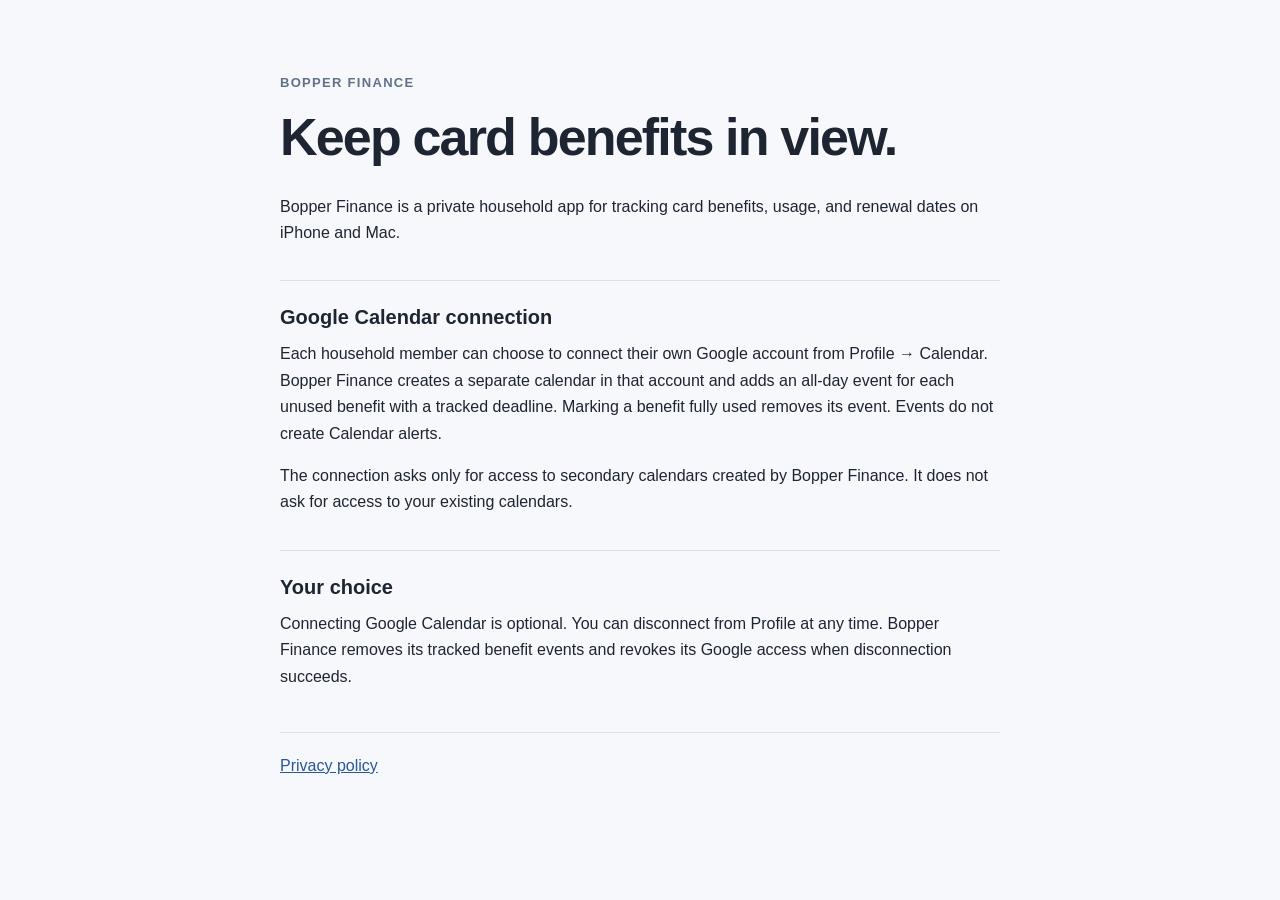
<file: index.html>
<!doctype html>
<html lang="en">
<head>
  <meta charset="utf-8">
  <meta name="viewport" content="width=device-width, initial-scale=1">
  <meta name="google-site-verification" content="k2sbDAzAN2BFr8fXZxibHATIKoeoua0Tj1mxqYx0d7c">
  <title>Bopper Finance</title>
  <meta name="description" content="Bopper Finance helps a household track card benefits and their deadlines.">
  <link rel="stylesheet" href="styles.css">
</head>
<body>
  <main>
    <p class="eyebrow">Bopper Finance</p>
    <h1>Keep card benefits in view.</h1>
    <p>Bopper Finance is a private household app for tracking card benefits, usage, and renewal dates on iPhone and Mac.</p>
    <section>
      <h2>Google Calendar connection</h2>
      <p>Each household member can choose to connect their own Google account from Profile → Calendar. Bopper Finance creates a separate calendar in that account and adds an all-day event for each unused benefit with a tracked deadline. Marking a benefit fully used removes its event. Events do not create Calendar alerts.</p>
      <p>The connection asks only for access to secondary calendars created by Bopper Finance. It does not ask for access to your existing calendars.</p>
    </section>
    <section>
      <h2>Your choice</h2>
      <p>Connecting Google Calendar is optional. You can disconnect from Profile at any time. Bopper Finance removes its tracked benefit events and revokes its Google access when disconnection succeeds.</p>
    </section>
    <footer><a href="privacy.html">Privacy policy</a></footer>
  </main>
</body>
</html>
</file>
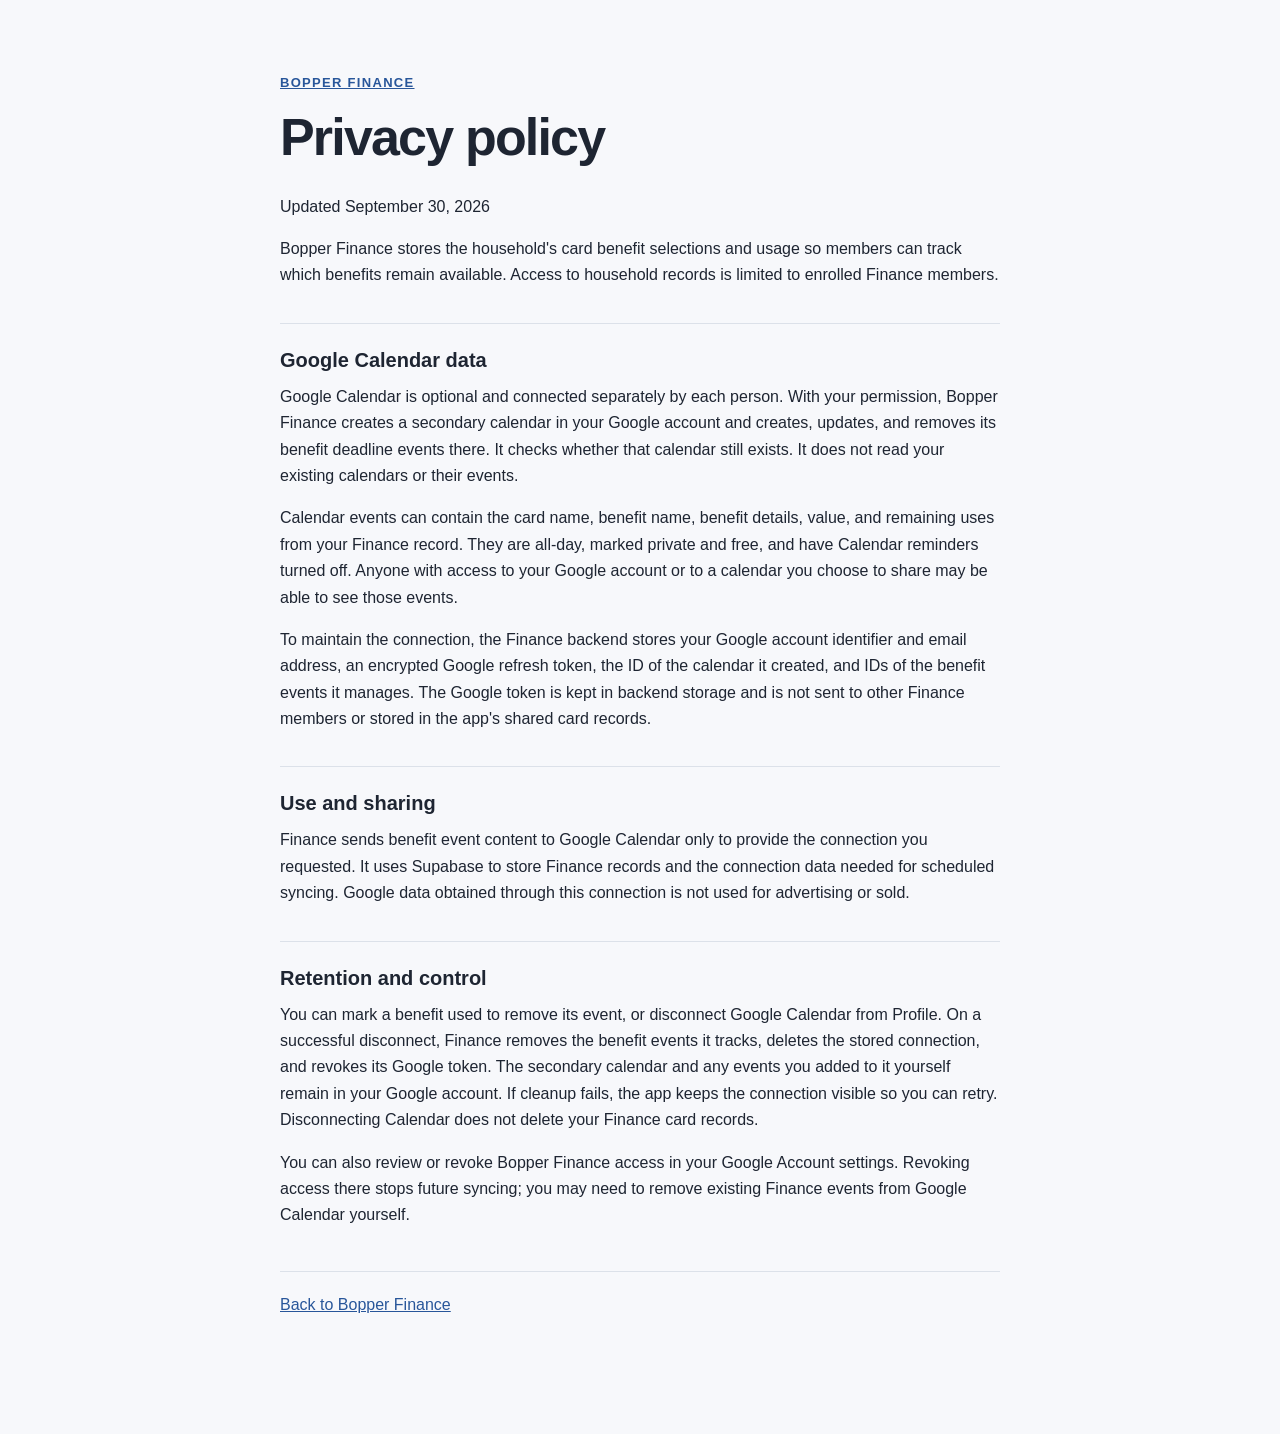
<file: privacy.html>
<!doctype html>
<html lang="en">
<head>
  <meta charset="utf-8">
  <meta name="viewport" content="width=device-width, initial-scale=1">
  <title>Privacy · Bopper Finance</title>
  <link rel="stylesheet" href="styles.css">
</head>
<body>
  <main>
    <p class="eyebrow"><a href="index.html">Bopper Finance</a></p>
    <h1>Privacy policy</h1>
    <p>Updated September 30, 2026</p>
    <p>Bopper Finance stores the household's card benefit selections and usage so members can track which benefits remain available. Access to household records is limited to enrolled Finance members.</p>
    <section>
      <h2>Google Calendar data</h2>
      <p>Google Calendar is optional and connected separately by each person. With your permission, Bopper Finance creates a secondary calendar in your Google account and creates, updates, and removes its benefit deadline events there. It checks whether that calendar still exists. It does not read your existing calendars or their events.</p>
      <p>Calendar events can contain the card name, benefit name, benefit details, value, and remaining uses from your Finance record. They are all-day, marked private and free, and have Calendar reminders turned off. Anyone with access to your Google account or to a calendar you choose to share may be able to see those events.</p>
      <p>To maintain the connection, the Finance backend stores your Google account identifier and email address, an encrypted Google refresh token, the ID of the calendar it created, and IDs of the benefit events it manages. The Google token is kept in backend storage and is not sent to other Finance members or stored in the app's shared card records.</p>
    </section>
    <section>
      <h2>Use and sharing</h2>
      <p>Finance sends benefit event content to Google Calendar only to provide the connection you requested. It uses Supabase to store Finance records and the connection data needed for scheduled syncing. Google data obtained through this connection is not used for advertising or sold.</p>
    </section>
    <section>
      <h2>Retention and control</h2>
      <p>You can mark a benefit used to remove its event, or disconnect Google Calendar from Profile. On a successful disconnect, Finance removes the benefit events it tracks, deletes the stored connection, and revokes its Google token. The secondary calendar and any events you added to it yourself remain in your Google account. If cleanup fails, the app keeps the connection visible so you can retry. Disconnecting Calendar does not delete your Finance card records.</p>
      <p>You can also review or revoke Bopper Finance access in your Google Account settings. Revoking access there stops future syncing; you may need to remove existing Finance events from Google Calendar yourself.</p>
    </section>
    <footer><a href="index.html">Back to Bopper Finance</a></footer>
  </main>
</body>
</html>
</file>
<file: styles.css>
:root { color-scheme: light; font-family: -apple-system, BlinkMacSystemFont, "Segoe UI", sans-serif; color: #1e2532; background: #f7f8fb; }
* { box-sizing: border-box; }
body { margin: 0; }
main { width: min(100% - 40px, 720px); margin: 72px auto; padding: 0 0 48px; }
.eyebrow { color: #617189; font-size: 13px; font-weight: 700; letter-spacing: .1em; text-transform: uppercase; }
h1 { font-size: clamp(34px, 7vw, 52px); line-height: 1.08; letter-spacing: -.035em; margin: 16px 0 28px; }
h2 { font-size: 20px; margin: 0 0 12px; }
p { font-size: 16px; line-height: 1.65; margin: 0 0 16px; }
section { border-top: 1px solid #dce1e9; padding-top: 25px; margin-top: 34px; }
a { color: #28569a; }
footer { border-top: 1px solid #dce1e9; margin-top: 42px; padding-top: 24px; }
@media (max-width: 560px) { main { margin-top: 42px; } }
</file>
